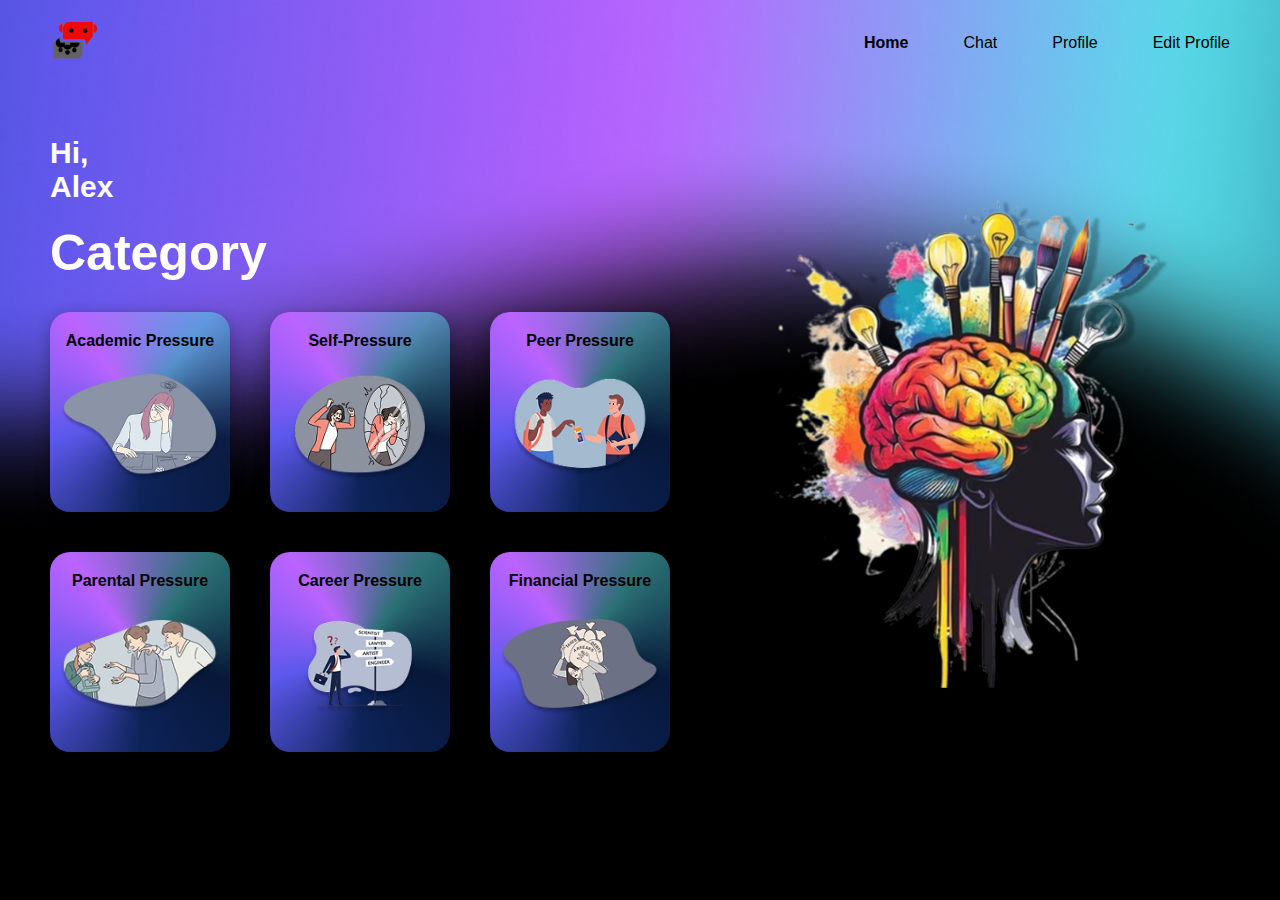
<file: home.html>
<!DOCTYPE html>
<html lang="en">
<head>
  <meta charset="UTF-8" />
  <meta name="viewport" content="width=device-width, initial-scale=1.0"/>
  <title>Homepage</title>
  <link rel="stylesheet" href="style/home.css" />
</head>
<body>
  <header>
    <div class="logo">
      <img src="./img/logo.png" alt="Logo" />
    </div>
    <nav>
      <ul>
        <li><a href="#" class="active">Home</a></li>
        <li><a href="#">Chat</a></li>
        <li><a href="#">Profile</a></li>
       <li><a href="profile.html">Edit Profile</a></li>

      </ul>
    </nav>
  </header>

  <main>
    <section class="left-section">
      <h2>Hi,<br>Alex</h2>
      <h1>Category</h1>
      <div class="category-grid">
        <div class="category-card">
            <p>Academic Pressure</p>
          <img src="./img/aca.png" alt="Academic Pressure" />
        </div>
        <div class="category-card">
            <p>Self-Pressure</p>
          <img src="./img/self.png" alt="Self-Pressure" />
        </div>
        <div class="category-card">
            <p>Peer Pressure</p>
          <img src="./img/peer.png" alt="Peer Pressure" />
        </div>
        <div class="category-card">
            <p>Parental Pressure</p>
          <img src="./img/parent.png" alt="Parental Pressure" />
        </div>
        <div class="category-card">
            <p>Career Pressure</p>
          <img src="./img/career.png" alt="Career Pressure" />
        </div>
        <div class="category-card">
            <p>Financial Pressure</p>
          <img src="./img/finan.png" alt="Financial Pressure" />

        </div>
      </div>
    </section>

    <section class="right-section">
      <img src="./img/brain.png" alt="Brain Art" />
    </section>
  </main>
</body>
</html>
</file>
<file: style/home.css>
* {
  margin: 0;
  padding: 0;
  box-sizing: border-box;
}

body {
  font-family: 'Segoe UI', Tahoma, Geneva, Verdana, sans-serif;
  background-image: url(../img/Rectangle\ 1.png); /* use your image name */
  background-size: cover;             /* Ensures image fills the screen */
  background-position: center;        /* Keeps the image centered */
  background-repeat: no-repeat;       /* Prevents tiling */
  min-height: 100vh;                  /* Makes sure body fills the full screen */
  color: rgb(255, 255, 255);
  background-color: black;
}


header {
  display: flex;
  justify-content: space-between;
  align-items: center;
  padding: 20px 50px;
}

.logo img {
  width: 50px;
}

nav ul {
  list-style: none;
  display: flex;
  gap: 55px;
}

nav a {
  text-decoration: none;
  color: rgb(0, 0, 0);
  font-weight: 500;
}

nav a.active {
  font-weight: bold;
}

main {
  display: flex;
  justify-content: space-between;
  padding: 50px;
  gap: 40px;
}

.left-section {
  flex: 1;
}

.left-section h2 {
  font-size: 30px;
  margin-bottom: 20px;
}

.left-section h1 {
  font-size: 50px;
  font-weight: bold;
  margin-bottom: 30px;
}

.category-grid {
  display: grid;
  grid-template-columns: repeat(3, 1fr);
  gap: 40px;
}

.category-card {
  background: conic-gradient(
    from 180deg at 50% 50%, 
    #112C70C9,   /* purple with transparency */
    #5B58EB,
    #BB63FF,
    #56E1E980,   /* purpleish with transparency */
    #0A2353AA,   /* dark blue with transparency */
    #112C70C9    /* repeat first color for smooth loop */
  );
  border-radius: 20px;
  padding: 20px 10px;
  text-align: center;
  transition: transform 0.3s ease;
  box-shadow: 0 4px 15px rgba(0, 0, 0, 0.3);
  display: flex;
  flex-direction: column;
  justify-content: space-between;
  align-items: center;
  height: 200px;
}



.category-card:hover {
  transform: translateY(-5px);
}

.category-card img {
  width: 160px;               /* set desired width */
  height: 130px;              /* set desired height */
  object-fit: contain;       /* keeps aspect ratio, avoids squishing */
  margin-top: 10px;   
}

.category-card p {
  color: rgb(0, 0, 0);
  font-size: 16px;
  font-weight: bold;
}

.right-section {
  flex: 1;
  display: flex;
  justify-content: center;
  align-items: center;
}

.right-section img {
  max-width: 100%;
  max-height: 500px;
  border-radius: 10px;
}
</file>
